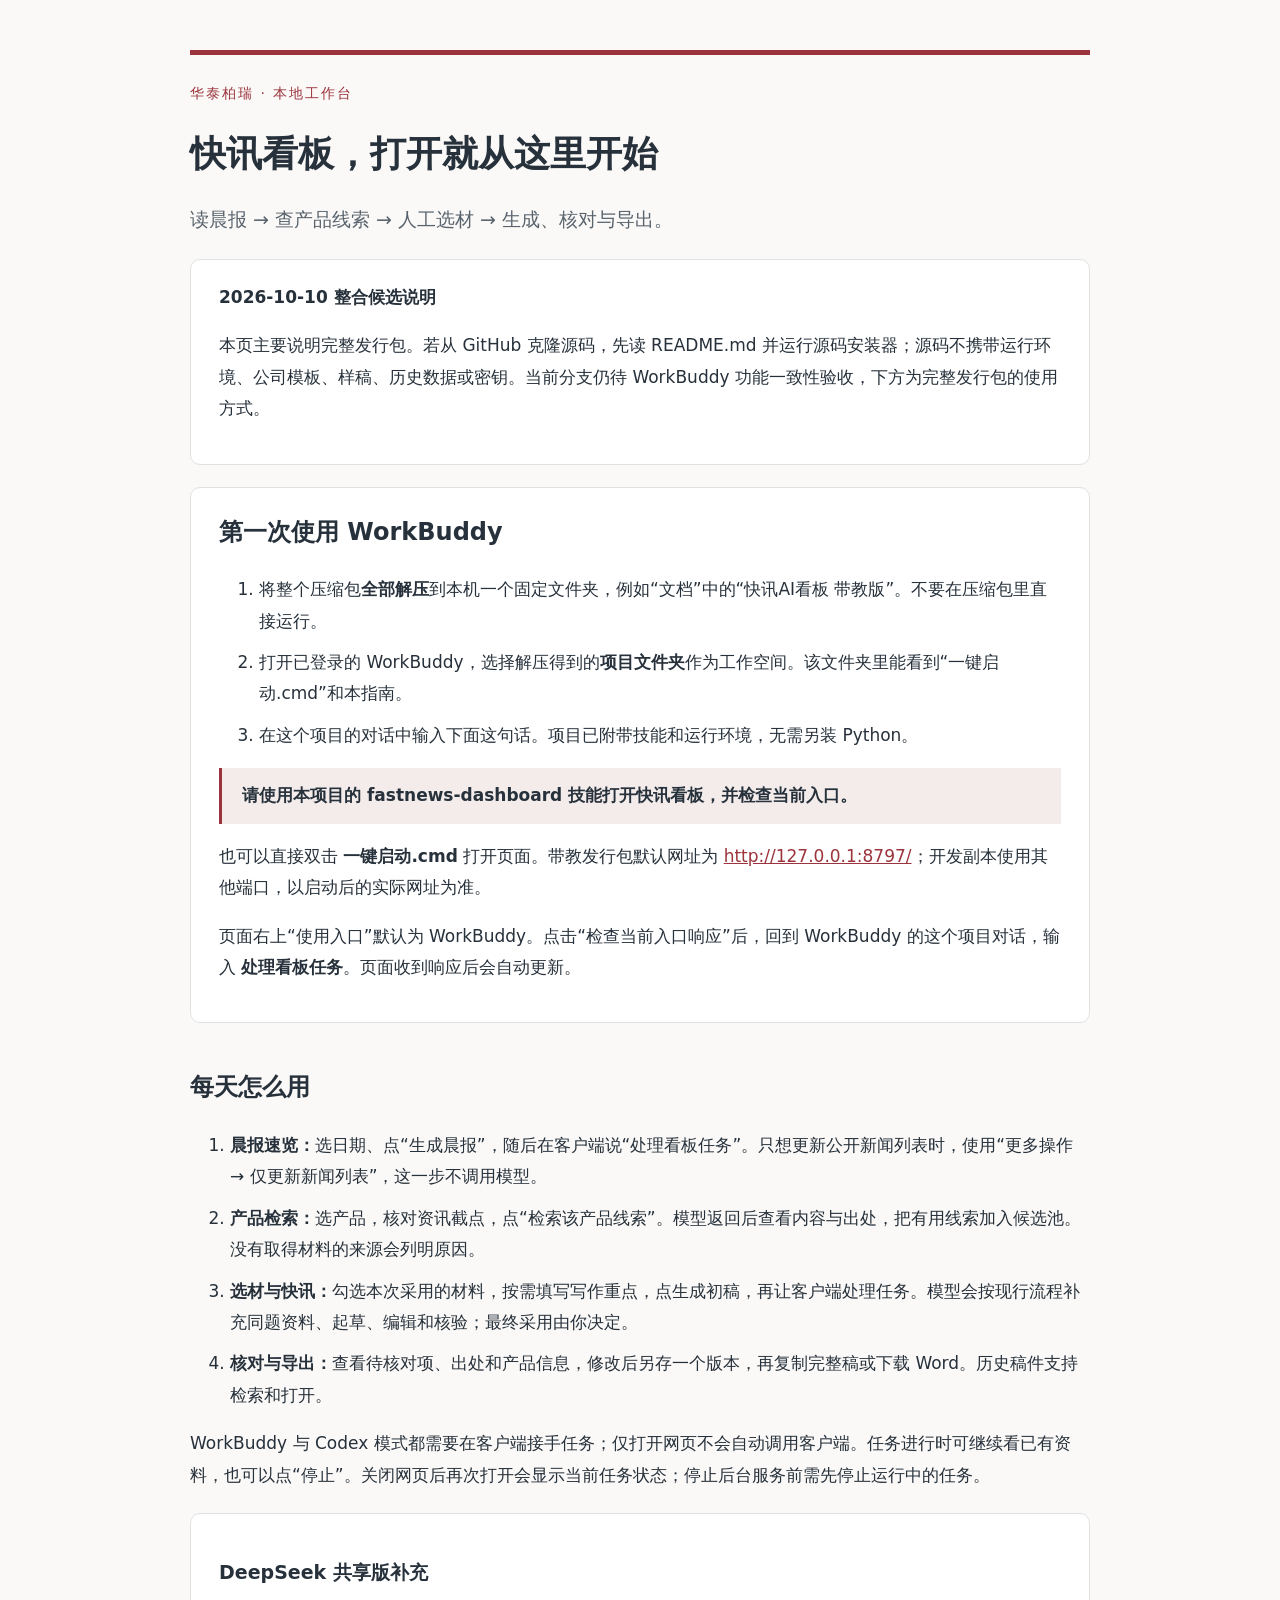
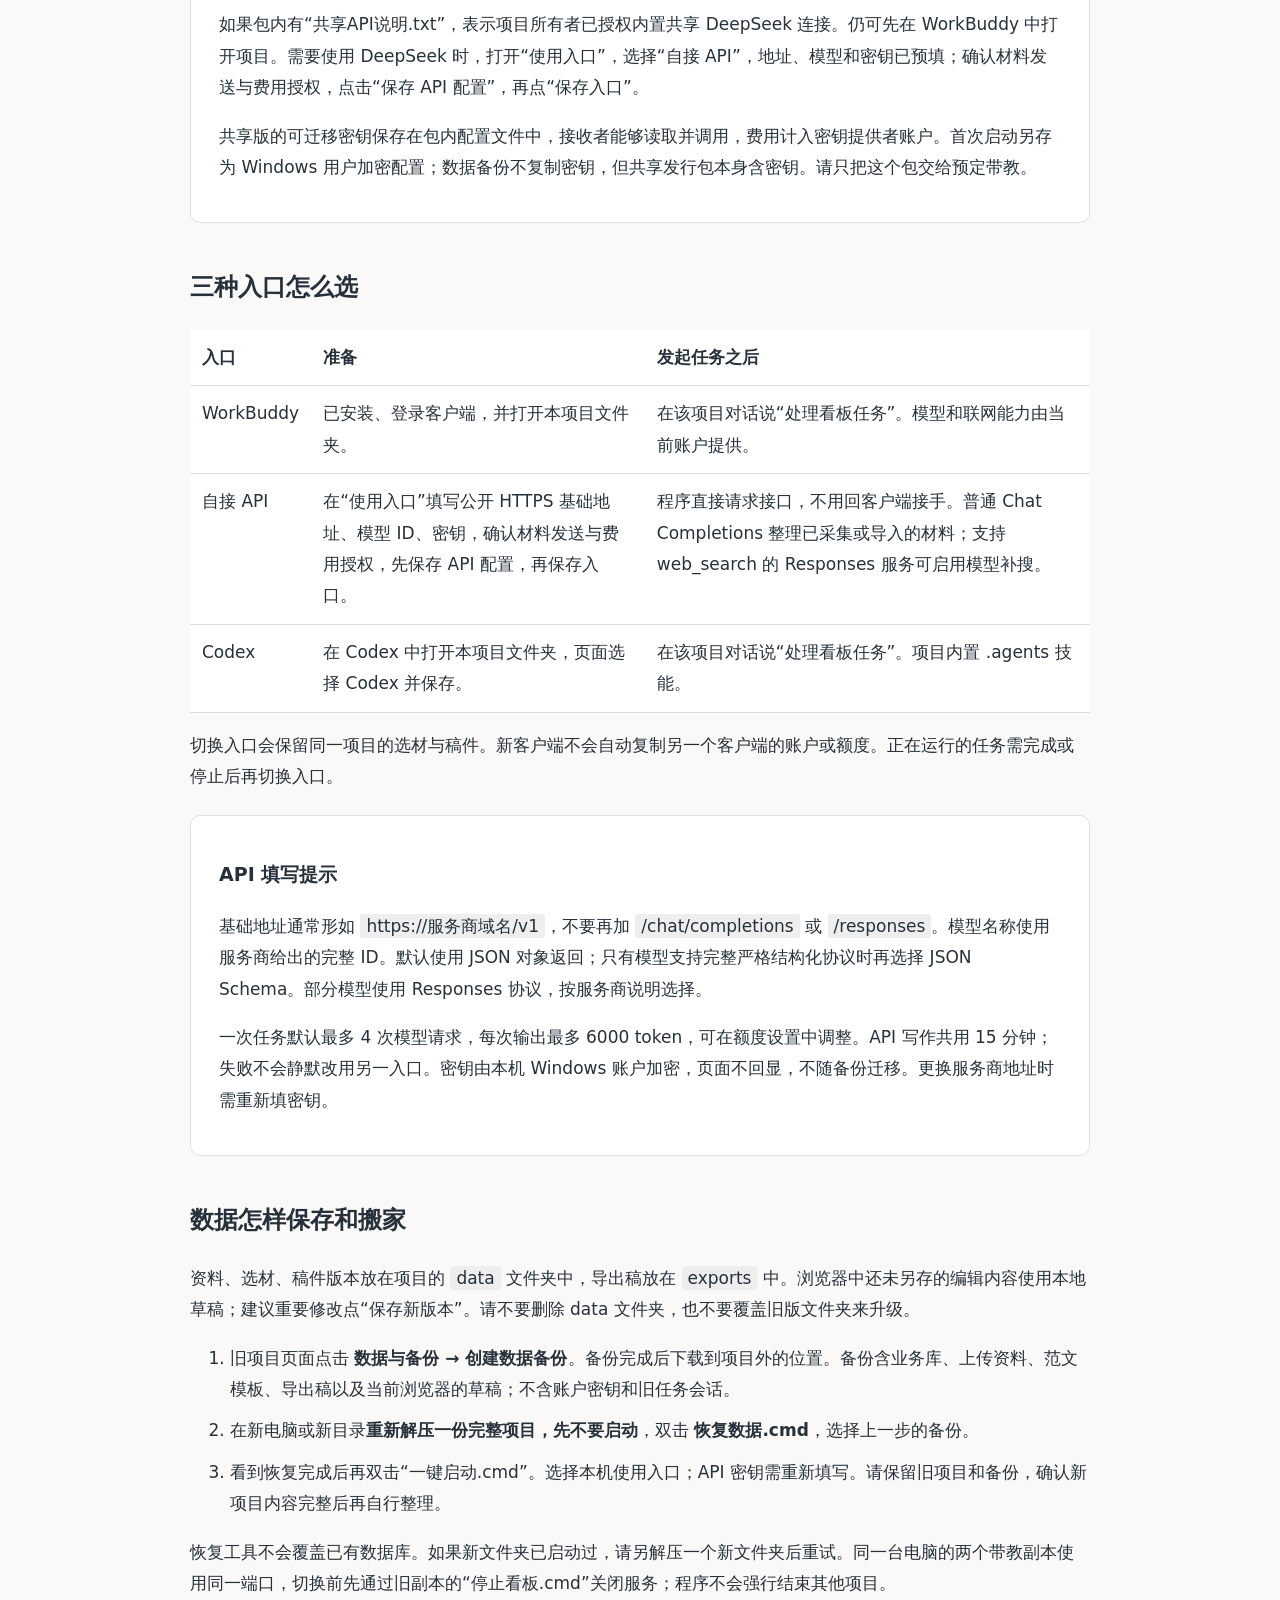
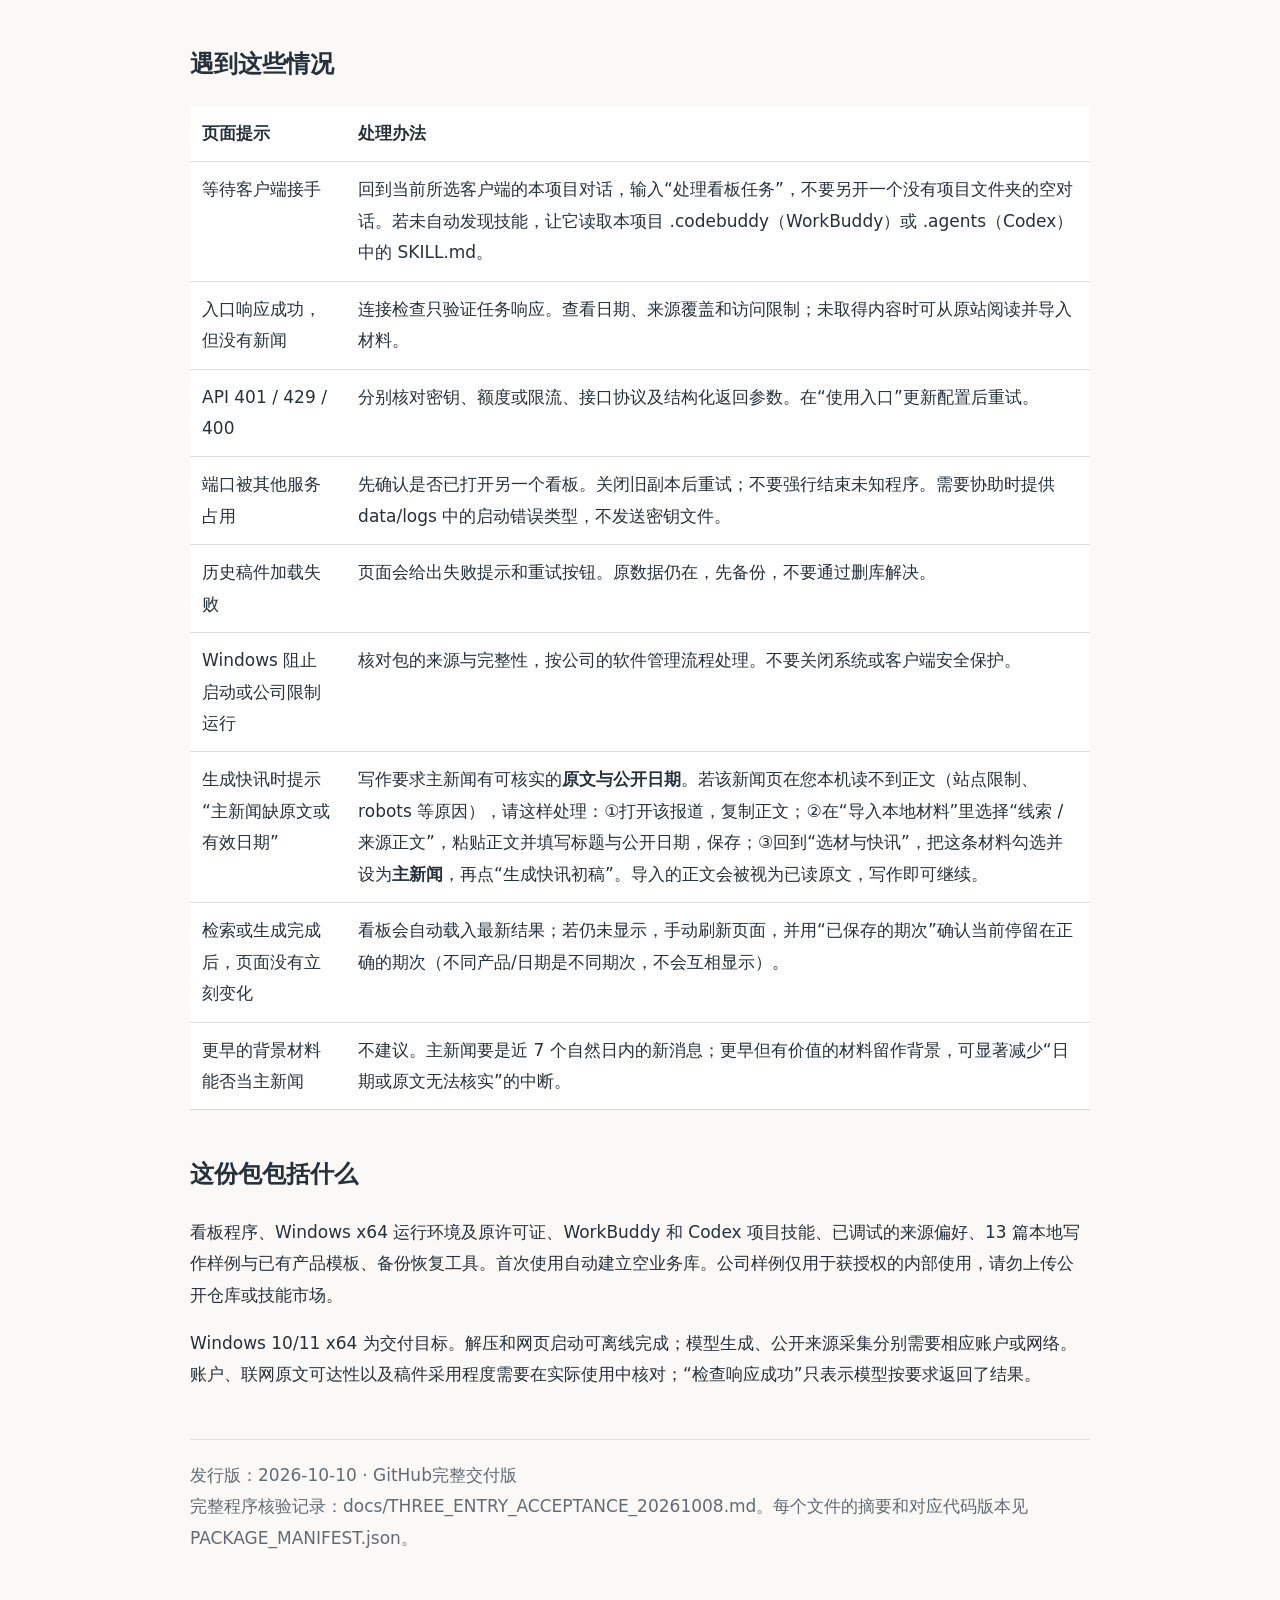
<file: 使用指南.html>
<!doctype html><html lang="zh-CN"><meta charset="utf-8"><meta name="viewport" content="width=device-width,initial-scale=1"><title>快讯看板 · 使用指南</title>
<style>body{max-width:900px;margin:50px auto;padding:0 24px 60px;font:17px/1.85 system-ui,"Microsoft YaHei",sans-serif;color:#27313b;background:#faf9f7}h1{font-size:36px;line-height:1.3}h2{margin-top:42px;font-size:24px}h3{font-size:19px}a{color:#9b343c}header{border-top:5px solid #9b343c;padding-top:26px}.eyebrow{color:#9b343c;letter-spacing:2px;font-size:14px}.intro{color:#59636d;font-size:19px}.card{padding:22px 28px;background:white;border:1px solid #e0e1e3;border-radius:10px;margin:22px 0}.quote{border-left:3px solid #9b343c;padding:12px 20px;background:#f3eceb;font-weight:600}li{margin:10px 0}code{font-family:inherit;background:#eee;padding:2px 6px;border-radius:3px;overflow-wrap:anywhere}table{border-collapse:collapse;width:100%;background:white}td,th{padding:12px;text-align:left;vertical-align:top;border-bottom:1px solid #ddd}small{color:#626b74}footer{margin-top:48px;border-top:1px solid #ddd;padding-top:20px;color:#626b74}@media(max-width:600px){body{margin-top:24px;padding:0 16px 40px}h1{font-size:28px}.card{padding:16px}table{font-size:14px}td,th{padding:8px}}@media print{body{background:white;margin:0}h2,.card{break-inside:avoid}}</style>
<header><div class="eyebrow">华泰柏瑞 · 本地工作台</div><h1>快讯看板，打开就从这里开始</h1><p class="intro">读晨报 → 查产品线索 → 人工选材 → 生成、核对与导出。</p></header><aside class="card"><strong>2026-10-10 整合候选说明</strong><p>本页主要说明完整发行包。若从 GitHub 克隆源码，先读 README.md 并运行源码安装器；源码不携带运行环境、公司模板、样稿、历史数据或密钥。当前分支仍待 WorkBuddy 功能一致性验收，下方为完整发行包的使用方式。</p></aside>
<div class="card"><h2 style="margin-top:0">第一次使用 WorkBuddy</h2><ol>
<li>将整个压缩包<strong>全部解压</strong>到本机一个固定文件夹，例如“文档”中的“快讯AI看板 带教版”。不要在压缩包里直接运行。</li>
<li>打开已登录的 WorkBuddy，选择解压得到的<strong>项目文件夹</strong>作为工作空间。该文件夹里能看到“一键启动.cmd”和本指南。</li>
<li>在这个项目的对话中输入下面这句话。项目已附带技能和运行环境，无需另装 Python。</li></ol>
<p class="quote">请使用本项目的 fastnews-dashboard 技能打开快讯看板，并检查当前入口。</p>
<p>也可以直接双击 <strong>一键启动.cmd</strong> 打开页面。带教发行包默认网址为 <a href="http://127.0.0.1:8797/">http://127.0.0.1:8797/</a>；开发副本使用其他端口，以启动后的实际网址为准。</p>
<p>页面右上“使用入口”默认为 WorkBuddy。点击“检查当前入口响应”后，回到 WorkBuddy 的这个项目对话，输入 <strong>处理看板任务</strong>。页面收到响应后会自动更新。</p></div>
<h2>每天怎么用</h2><ol>
<li><strong>晨报速览：</strong>选日期、点“生成晨报”，随后在客户端说“处理看板任务”。只想更新公开新闻列表时，使用“更多操作 → 仅更新新闻列表”，这一步不调用模型。</li>
<li><strong>产品检索：</strong>选产品，核对资讯截点，点“检索该产品线索”。模型返回后查看内容与出处，把有用线索加入候选池。没有取得材料的来源会列明原因。</li>
<li><strong>选材与快讯：</strong>勾选本次采用的材料，按需填写写作重点，点生成初稿，再让客户端处理任务。模型会按现行流程补充同题资料、起草、编辑和核验；最终采用由你决定。</li>
<li><strong>核对与导出：</strong>查看待核对项、出处和产品信息，修改后另存一个版本，再复制完整稿或下载 Word。历史稿件支持检索和打开。</li></ol>
<p>WorkBuddy 与 Codex 模式都需要在客户端接手任务；仅打开网页不会自动调用客户端。任务进行时可继续看已有资料，也可以点“停止”。关闭网页后再次打开会显示当前任务状态；停止后台服务前需先停止运行中的任务。</p>
<div class="card"><h3>DeepSeek 共享版补充</h3><p>如果包内有“共享API说明.txt”，表示项目所有者已授权内置共享 DeepSeek 连接。仍可先在 WorkBuddy 中打开项目。需要使用 DeepSeek 时，打开“使用入口”，选择“自接 API”，地址、模型和密钥已预填；确认材料发送与费用授权，点击“保存 API 配置”，再点“保存入口”。</p><p>共享版的可迁移密钥保存在包内配置文件中，接收者能够读取并调用，费用计入密钥提供者账户。首次启动另存为 Windows 用户加密配置；数据备份不复制密钥，但共享发行包本身含密钥。请只把这个包交给预定带教。</p></div><h2>三种入口怎么选</h2><table><thead><tr><th>入口</th><th>准备</th><th>发起任务之后</th></tr></thead><tbody>
<tr><td>WorkBuddy</td><td>已安装、登录客户端，并打开本项目文件夹。</td><td>在该项目对话说“处理看板任务”。模型和联网能力由当前账户提供。</td></tr>
<tr><td>自接 API</td><td>在“使用入口”填写公开 HTTPS 基础地址、模型 ID、密钥，确认材料发送与费用授权，先保存 API 配置，再保存入口。</td><td>程序直接请求接口，不用回客户端接手。普通 Chat Completions 整理已采集或导入的材料；支持 web_search 的 Responses 服务可启用模型补搜。</td></tr>
<tr><td>Codex</td><td>在 Codex 中打开本项目文件夹，页面选择 Codex 并保存。</td><td>在该项目对话说“处理看板任务”。项目内置 .agents 技能。</td></tr></tbody></table>
<p>切换入口会保留同一项目的选材与稿件。新客户端不会自动复制另一个客户端的账户或额度。正在运行的任务需完成或停止后再切换入口。</p>
<div class="card"><h3>API 填写提示</h3><p>基础地址通常形如 <code>https://服务商域名/v1</code>，不要再加 <code>/chat/completions</code> 或 <code>/responses</code>。模型名称使用服务商给出的完整 ID。默认使用 JSON 对象返回；只有模型支持完整严格结构化协议时再选择 JSON Schema。部分模型使用 Responses 协议，按服务商说明选择。</p>
<p>一次任务默认最多 4 次模型请求，每次输出最多 6000 token，可在额度设置中调整。API 写作共用 15 分钟；失败不会静默改用另一入口。密钥由本机 Windows 账户加密，页面不回显，不随备份迁移。更换服务商地址时需重新填密钥。</p></div>
<h2>数据怎样保存和搬家</h2><p>资料、选材、稿件版本放在项目的 <code>data</code> 文件夹中，导出稿放在 <code>exports</code> 中。浏览器中还未另存的编辑内容使用本地草稿；建议重要修改点“保存新版本”。请不要删除 data 文件夹，也不要覆盖旧版文件夹来升级。</p>
<ol><li>旧项目页面点击 <strong>数据与备份 → 创建数据备份</strong>。备份完成后下载到项目外的位置。备份含业务库、上传资料、范文模板、导出稿以及当前浏览器的草稿；不含账户密钥和旧任务会话。</li>
<li>在新电脑或新目录<strong>重新解压一份完整项目，先不要启动</strong>，双击 <strong>恢复数据.cmd</strong>，选择上一步的备份。</li>
<li>看到恢复完成后再双击“一键启动.cmd”。选择本机使用入口；API 密钥需重新填写。请保留旧项目和备份，确认新项目内容完整后再自行整理。</li></ol>
<p>恢复工具不会覆盖已有数据库。如果新文件夹已启动过，请另解压一个新文件夹后重试。同一台电脑的两个带教副本使用同一端口，切换前先通过旧副本的“停止看板.cmd”关闭服务；程序不会强行结束其他项目。</p>
<h2>遇到这些情况</h2><table><tr><th>页面提示</th><th>处理办法</th></tr>
<tr><td>等待客户端接手</td><td>回到当前所选客户端的本项目对话，输入“处理看板任务”，不要另开一个没有项目文件夹的空对话。若未自动发现技能，让它读取本项目 .codebuddy（WorkBuddy）或 .agents（Codex）中的 SKILL.md。</td></tr>
<tr><td>入口响应成功，但没有新闻</td><td>连接检查只验证任务响应。查看日期、来源覆盖和访问限制；未取得内容时可从原站阅读并导入材料。</td></tr>
<tr><td>API 401 / 429 / 400</td><td>分别核对密钥、额度或限流、接口协议及结构化返回参数。在“使用入口”更新配置后重试。</td></tr>
<tr><td>端口被其他服务占用</td><td>先确认是否已打开另一个看板。关闭旧副本后重试；不要强行结束未知程序。需要协助时提供 data/logs 中的启动错误类型，不发送密钥文件。</td></tr>
<tr><td>历史稿件加载失败</td><td>页面会给出失败提示和重试按钮。原数据仍在，先备份，不要通过删库解决。</td></tr>
<tr><td>Windows 阻止启动或公司限制运行</td><td>核对包的来源与完整性，按公司的软件管理流程处理。不要关闭系统或客户端安全保护。</td></tr>
<tr><td>生成快讯时提示“主新闻缺原文或有效日期”</td><td>写作要求主新闻有可核实的<b>原文与公开日期</b>。若该新闻页在您本机读不到正文（站点限制、robots 等原因），请这样处理：①打开该报道，复制正文；②在“导入本地材料”里选择“线索 / 来源正文”，粘贴正文并填写标题与公开日期，保存；③回到“选材与快讯”，把这条材料勾选并设为<b>主新闻</b>，再点“生成快讯初稿”。导入的正文会被视为已读原文，写作即可继续。</td></tr>
<tr><td>检索或生成完成后，页面没有立刻变化</td><td>看板会自动载入最新结果；若仍未显示，手动刷新页面，并用“已保存的期次”确认当前停留在正确的期次（不同产品/日期是不同期次，不会互相显示）。</td></tr>
<tr><td>更早的背景材料能否当主新闻</td><td>不建议。主新闻要是近 7 个自然日内的新消息；更早但有价值的材料留作背景，可显著减少“日期或原文无法核实”的中断。</td></tr></table>
<h2>这份包包括什么</h2><p>看板程序、Windows x64 运行环境及原许可证、WorkBuddy 和 Codex 项目技能、已调试的来源偏好、13 篇本地写作样例与已有产品模板、备份恢复工具。首次使用自动建立空业务库。公司样例仅用于获授权的内部使用，请勿上传公开仓库或技能市场。</p>
<p>Windows 10/11 x64 为交付目标。解压和网页启动可离线完成；模型生成、公开来源采集分别需要相应账户或网络。账户、联网原文可达性以及稿件采用程度需要在实际使用中核对；“检查响应成功”只表示模型按要求返回了结果。</p>
<footer>发行版：2026-10-10 · GitHub完整交付版<br>完整程序核验记录：docs/THREE_ENTRY_ACCEPTANCE_20261008.md。每个文件的摘要和对应代码版本见 PACKAGE_MANIFEST.json。</footer></html>
</file>
